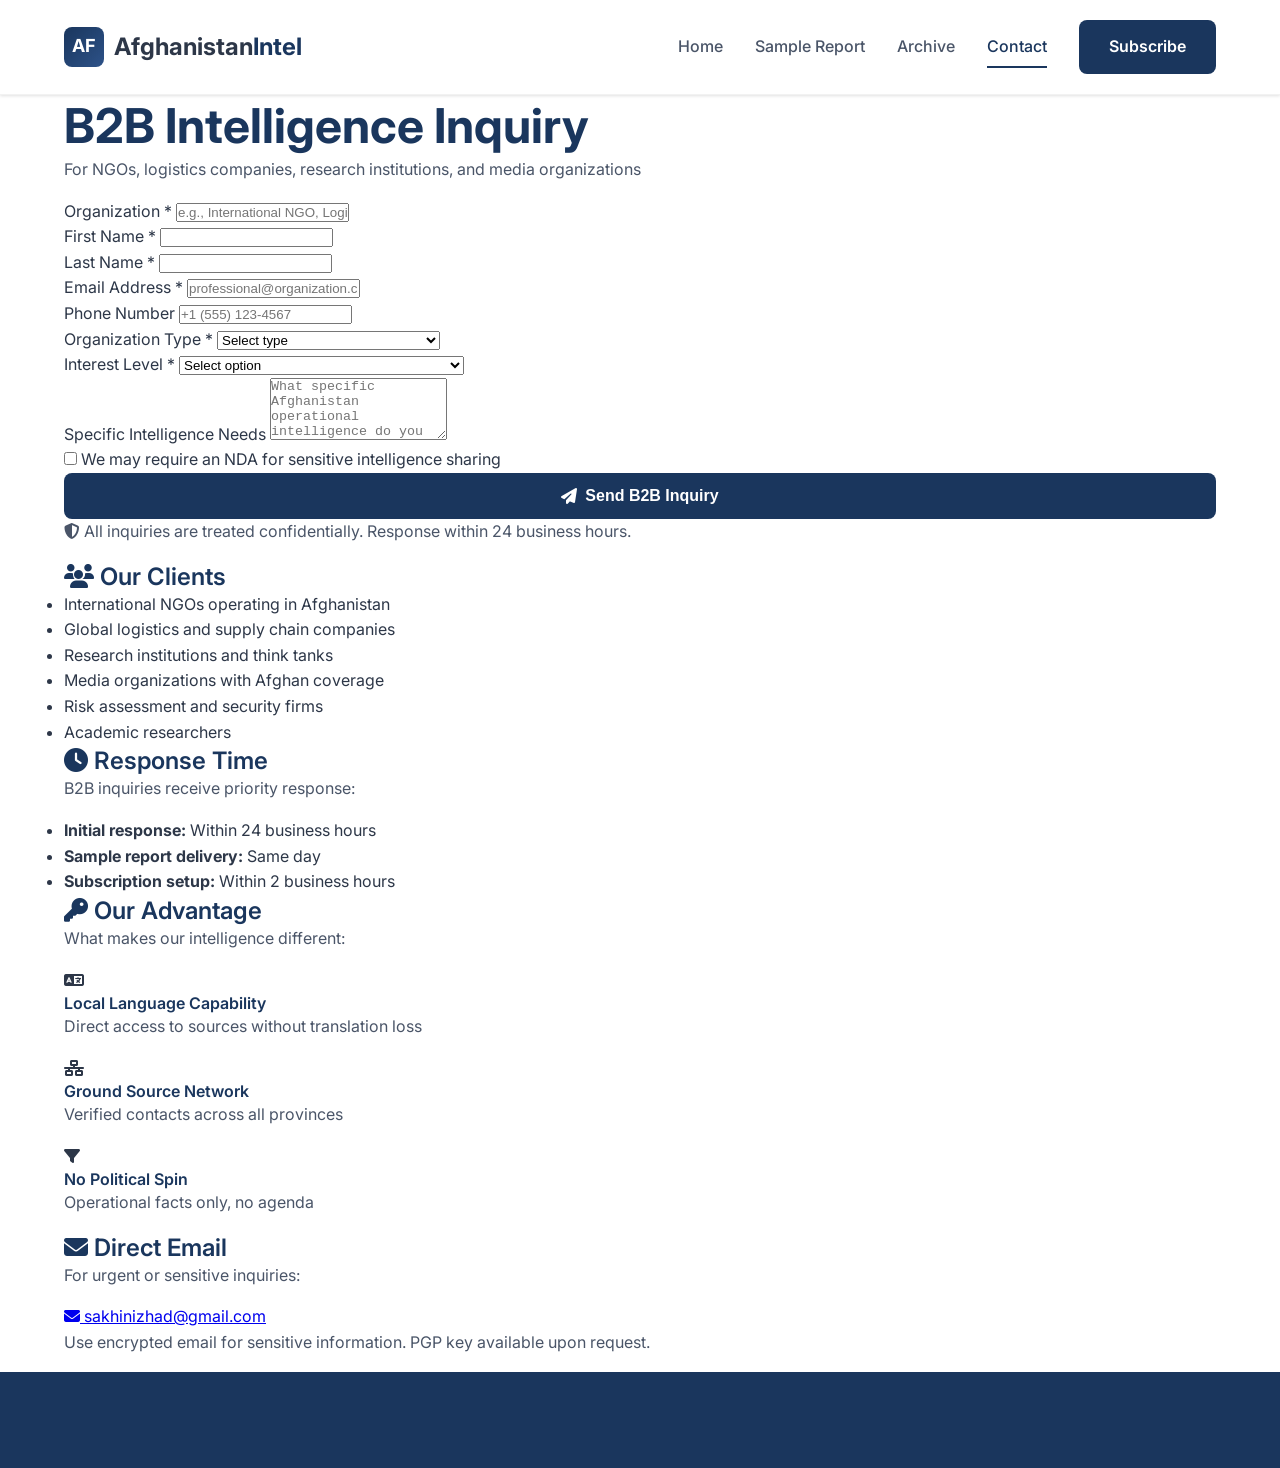
<file: contact.html>
<!DOCTYPE html>
<html lang="en">
<head>
    <meta charset="UTF-8">
    <meta name="viewport" content="width=device-width, initial-scale=1.0">
    <meta name="description" content="Contact Afghanistan Field Intelligence - B2B inquiries for operational intelligence services.">
    <title>Contact Us | Afghanistan Field Intelligence</title>
    <link rel="stylesheet" href="css/style.css">
    <link rel="stylesheet" href="https://cdnjs.cloudflare.com/ajax/libs/font-awesome/6.4.0/css/all.min.css">
    <link href="https://fonts.googleapis.com/css2?family=Inter:wght@300;400;500;600;700&family=Source+Serif+Pro:wght@400;600&display=swap" rel="stylesheet">
</head>
<body>
    <header class="header">
        <div class="container">
            <nav class="navbar">
                <div class="logo">
                    <a href="index.html">
                        <span class="logo-icon">AF</span>
                        <span class="logo-text">Afghanistan<span class="logo-highlight">Intel</span></span>
                    </a>
                </div>
                <div class="nav-menu">
                    <a href="index.html" class="nav-link">Home</a>
                    <a href="sample-report.html" class="nav-link">Sample Report</a>
                    <a href="reports-archive.html" class="nav-link">Archive</a>
                    <a href="contact.html" class="nav-link active">Contact</a>
                    <a href="index.html#subscription" class="btn btn-primary">Subscribe</a>
                </div>
                <button class="mobile-menu-btn">
                    <i class="fas fa-bars"></i>
                </button>
            </nav>
        </div>
    </header>

    <main class="contact-page">
        <div class="container">
            <div class="contact-header">
                <h1>B2B Intelligence Inquiry</h1>
                <p class="subtitle">For NGOs, logistics companies, research institutions, and media organizations</p>
            </div>

            <div class="contact-grid">
                <div class="contact-form-section">
                    <form id="b2bContactForm" class="contact-form">
                        <div class="form-group">
                            <label for="organization">Organization *</label>
                            <input type="text" id="organization" name="organization" required 
                                   placeholder="e.g., International NGO, Logistics Company, University">
                        </div>

                        <div class="form-row">
                            <div class="form-group">
                                <label for="firstName">First Name *</label>
                                <input type="text" id="firstName" name="firstName" required>
                            </div>
                            <div class="form-group">
                                <label for="lastName">Last Name *</label>
                                <input type="text" id="lastName" name="lastName" required>
                            </div>
                        </div>

                        <div class="form-group">
                            <label for="email">Email Address *</label>
                            <input type="email" id="email" name="email" required 
                                   placeholder="professional@organization.com">
                        </div>

                        <div class="form-group">
                            <label for="phone">Phone Number</label>
                            <input type="tel" id="phone" name="phone" 
                                   placeholder="+1 (555) 123-4567">
                        </div>

                        <div class="form-group">
                            <label for="organizationType">Organization Type *</label>
                            <select id="organizationType" name="organizationType" required>
                                <option value="">Select type</option>
                                <option value="ngo">NGO / Humanitarian Organization</option>
                                <option value="logistics">Logistics / Supply Chain</option>
                                <option value="research">Research Institution / University</option>
                                <option value="media">Media / Journalism</option>
                                <option value="risk">Risk Assessment Firm</option>
                                <option value="government">Government Agency</option>
                                <option value="other">Other</option>
                            </select>
                        </div>

                        <div class="form-group">
                            <label for="interestLevel">Interest Level *</label>
                            <select id="interestLevel" name="interestLevel" required>
                                <option value="">Select option</option>
                                <option value="sample">Request sample report only</option>
                                <option value="information">General information</option>
                                <option value="weekly">Interested in Weekly plan ($99/month)</option>
                                <option value="professional">Interested in Professional plan ($199/month)</option>
                                <option value="enterprise">Interested in Enterprise/custom solution</option>
                            </select>
                        </div>

                        <div class="form-group">
                            <label for="message">Specific Intelligence Needs</label>
                            <textarea id="message" name="message" rows="4" 
                                      placeholder="What specific Afghanistan operational intelligence do you need? (e.g., particular regions, types of data, frequency)"></textarea>
                        </div>

                        <div class="form-group checkbox-group">
                            <input type="checkbox" id="nda" name="nda">
                            <label for="nda">We may require an NDA for sensitive intelligence sharing</label>
                        </div>

                        <button type="submit" class="btn btn-primary btn-block">
                            <i class="fas fa-paper-plane"></i> Send B2B Inquiry
                        </button>

                        <p class="form-note">
                            <i class="fas fa-shield-alt"></i>
                            All inquiries are treated confidentially. Response within 24 business hours.
                        </p>
                    </form>
                </div>

                <div class="contact-info-section">
                    <div class="info-card">
                        <h3><i class="fas fa-users"></i> Our Clients</h3>
                        <ul class="client-list">
                            <li>International NGOs operating in Afghanistan</li>
                            <li>Global logistics and supply chain companies</li>
                            <li>Research institutions and think tanks</li>
                            <li>Media organizations with Afghan coverage</li>
                            <li>Risk assessment and security firms</li>
                            <li>Academic researchers</li>
                        </ul>
                    </div>

                    <div class="info-card">
                        <h3><i class="fas fa-clock"></i> Response Time</h3>
                        <p>B2B inquiries receive priority response:</p>
                        <ul>
                            <li><strong>Initial response:</strong> Within 24 business hours</li>
                            <li><strong>Sample report delivery:</strong> Same day</li>
                            <li><strong>Subscription setup:</strong> Within 2 business hours</li>
                        </ul>
                    </div>

                    <div class="info-card">
                        <h3><i class="fas fa-key"></i> Our Advantage</h3>
                        <p>What makes our intelligence different:</p>
                        <div class="advantage-list">
                            <div class="advantage-item">
                                <i class="fas fa-language"></i>
                                <div>
                                    <h4>Local Language Capability</h4>
                                    <p>Direct access to sources without translation loss</p>
                                </div>
                            </div>
                            <div class="advantage-item">
                                <i class="fas fa-network-wired"></i>
                                <div>
                                    <h4>Ground Source Network</h4>
                                    <p>Verified contacts across all provinces</p>
                                </div>
                            </div>
                            <div class="advantage-item">
                                <i class="fas fa-filter"></i>
                                <div>
                                    <h4>No Political Spin</h4>
                                    <p>Operational facts only, no agenda</p>
                                </div>
                            </div>
                        </div>
                    </div>

                    <div class="info-card">
                        <h3><i class="fas fa-envelope"></i> Direct Email</h3>
                        <p>For urgent or sensitive inquiries:</p>
                        <a href="mailto:intel@afghanistanfielddata.com" class="email-link">
                            <i class="fas fa-envelope"></i>
                           sakhinizhad@gmail.com
                        </a>
                        <p class="email-note">
                            Use encrypted email for sensitive information. PGP key available upon request.
                        </p>
                    </div>
                </div>
            </div>
        </div>
    </main>

    <footer class="footer">
        <!-- Same footer as index.html -->
    </footer>

    <script src="js/main.js"></script>
    <script src="js/contact.js"></script>
</body>
</html>
</file>
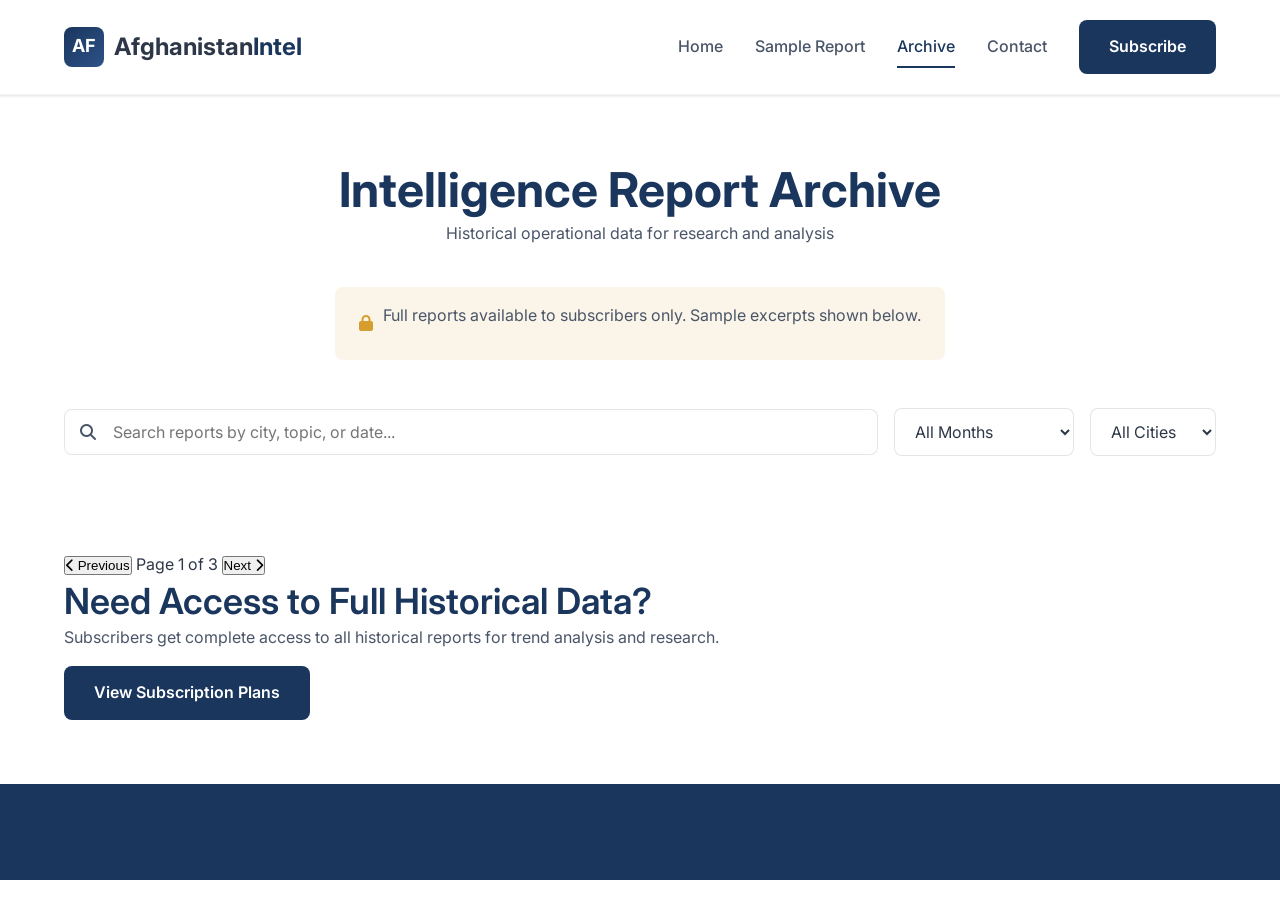
<file: reports-archive.html>
<!DOCTYPE html>
<html lang="en">
<head>
    <meta charset="UTF-8">
    <meta name="viewport" content="width=device-width, initial-scale=1.0">
    <meta name="description" content="Archive of Afghanistan Field Intelligence Reports - Historical operational data and analysis.">
    <title>Report Archive | Afghanistan Field Intelligence</title>
    <link rel="stylesheet" href="css/style.css">
    <link rel="stylesheet" href="https://cdnjs.cloudflare.com/ajax/libs/font-awesome/6.4.0/css/all.min.css">
    <link href="https://fonts.googleapis.com/css2?family=Inter:wght@300;400;500;600;700&family=Source+Serif+Pro:wght@400;600&display=swap" rel="stylesheet">
</head>
<body>
    <header class="header">
        <div class="container">
            <nav class="navbar">
                <div class="logo">
                    <a href="index.html">
                        <span class="logo-icon">AF</span>
                        <span class="logo-text">Afghanistan<span class="logo-highlight">Intel</span></span>
                    </a>
                </div>
                <div class="nav-menu">
                    <a href="index.html" class="nav-link">Home</a>
                    <a href="sample-report.html" class="nav-link">Sample Report</a>
                    <a href="reports-archive.html" class="nav-link active">Archive</a>
                    <a href="contact.html" class="nav-link">Contact</a>
                    <a href="index.html#subscription" class="btn btn-primary">Subscribe</a>
                </div>
                <button class="mobile-menu-btn">
                    <i class="fas fa-bars"></i>
                </button>
            </nav>
        </div>
    </header>

    <main class="archive-page">
        <div class="container">
            <div class="archive-header">
                <h1>Intelligence Report Archive</h1>
                <p class="subtitle">Historical operational data for research and analysis</p>
                <div class="archive-notice">
                    <i class="fas fa-lock"></i>
                    <p>Full reports available to subscribers only. Sample excerpts shown below.</p>
                </div>
            </div>

            <div class="archive-controls">
                <div class="search-box">
                    <i class="fas fa-search"></i>
                    <input type="text" placeholder="Search reports by city, topic, or date..." id="reportSearch">
                </div>
                <div class="filter-options">
                    <select id="monthFilter">
                        <option value="">All Months</option>
                        <option value="2024-10">October 2024</option>
                        <option value="2024-09">September 2024</option>
                        <option value="2024-08">August 2024</option>
                    </select>
                    <select id="cityFilter">
                        <option value="">All Cities</option>
                        <option value="kabul">Kabul</option>
                        <option value="herat">Herat</option>
                        <option value="kandahar">Kandahar</option>
                    </select>
                </div>
            </div>

            <div class="reports-grid" id="reportsContainer">
                <!-- Reports will be loaded dynamically -->
            </div>

            <div class="pagination">
                <button class="pagination-btn disabled">
                    <i class="fas fa-chevron-left"></i> Previous
                </button>
                <span class="page-info">Page 1 of 3</span>
                <button class="pagination-btn">
                    Next <i class="fas fa-chevron-right"></i>
                </button>
            </div>

            <div class="archive-cta">
                <h2>Need Access to Full Historical Data?</h2>
                <p>Subscribers get complete access to all historical reports for trend analysis and research.</p>
                <a href="index.html#subscription" class="btn btn-primary">View Subscription Plans</a>
            </div>
        </div>
    </main>

    <footer class="footer">
        <!-- Same footer as index.html -->
    </footer>

    <script src="js/main.js"></script>
    <script src="js/archive.js"></script>
</body>
</html>
</file>
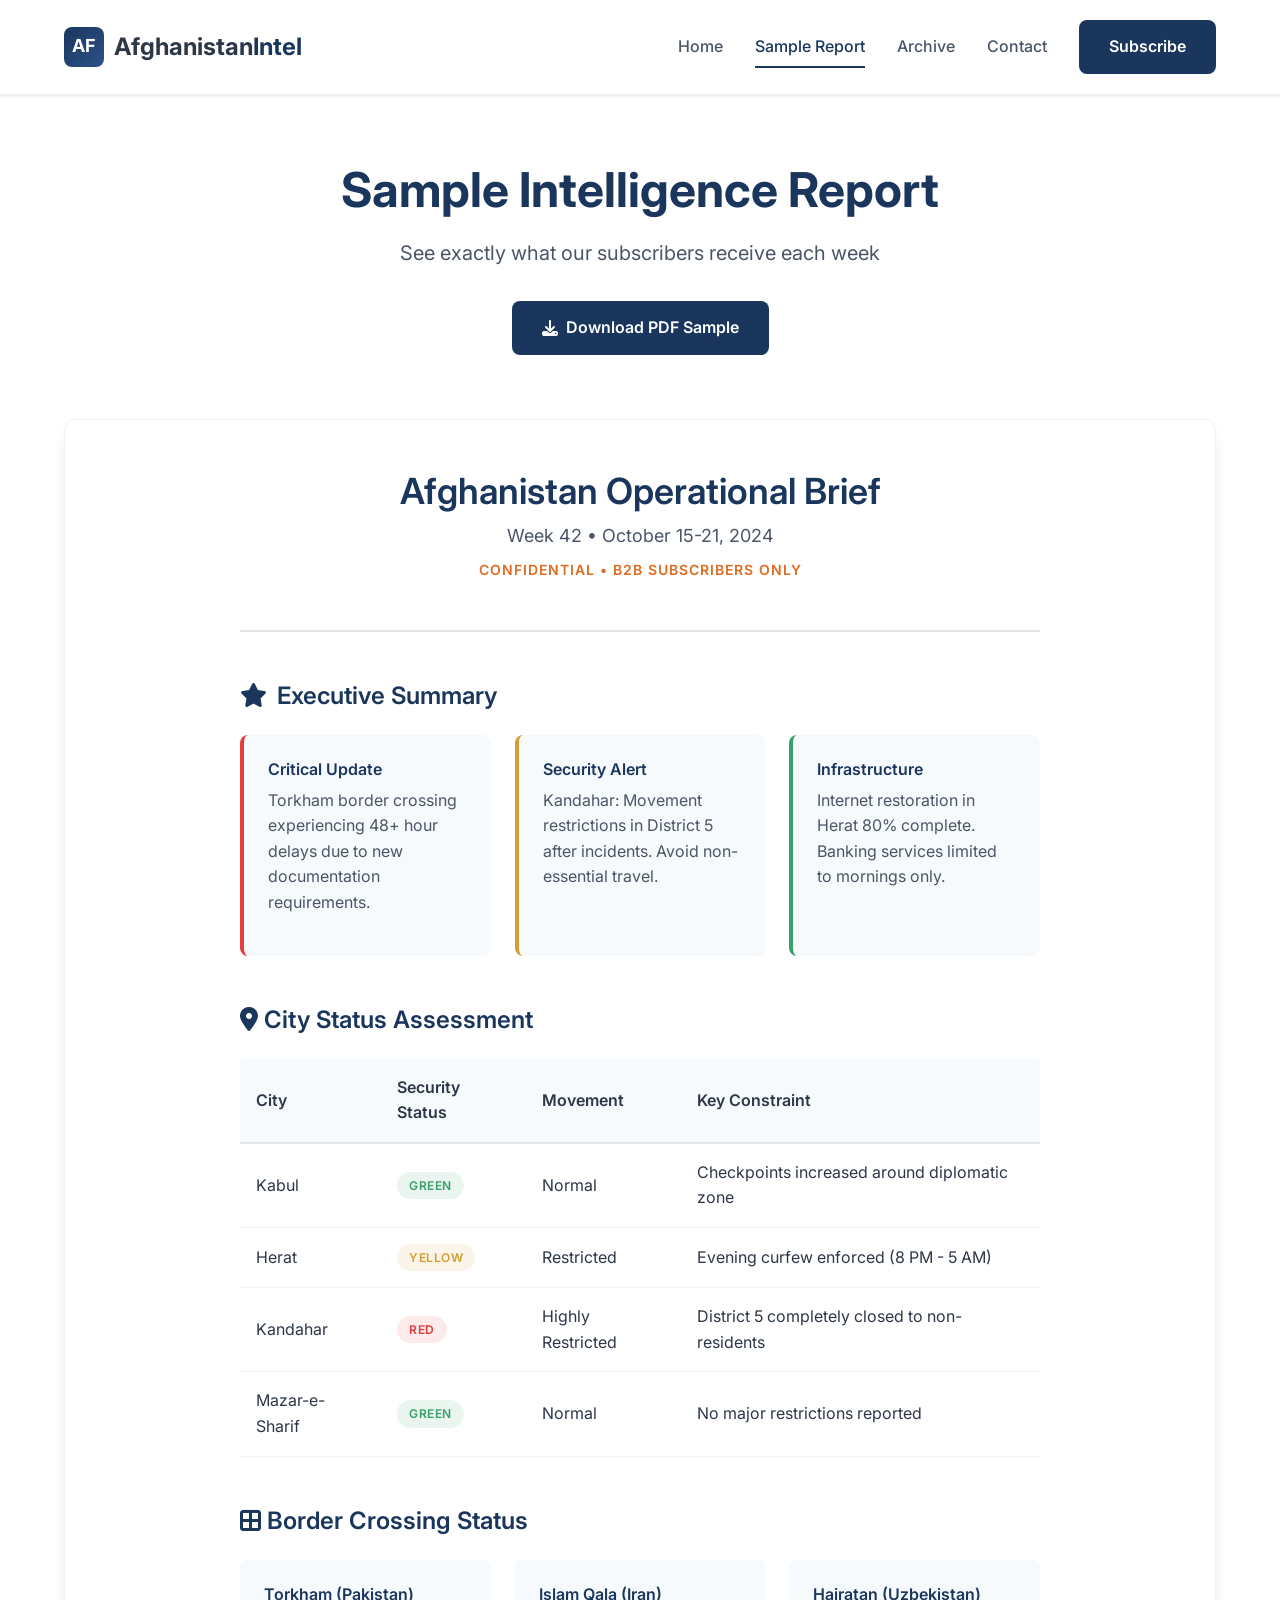
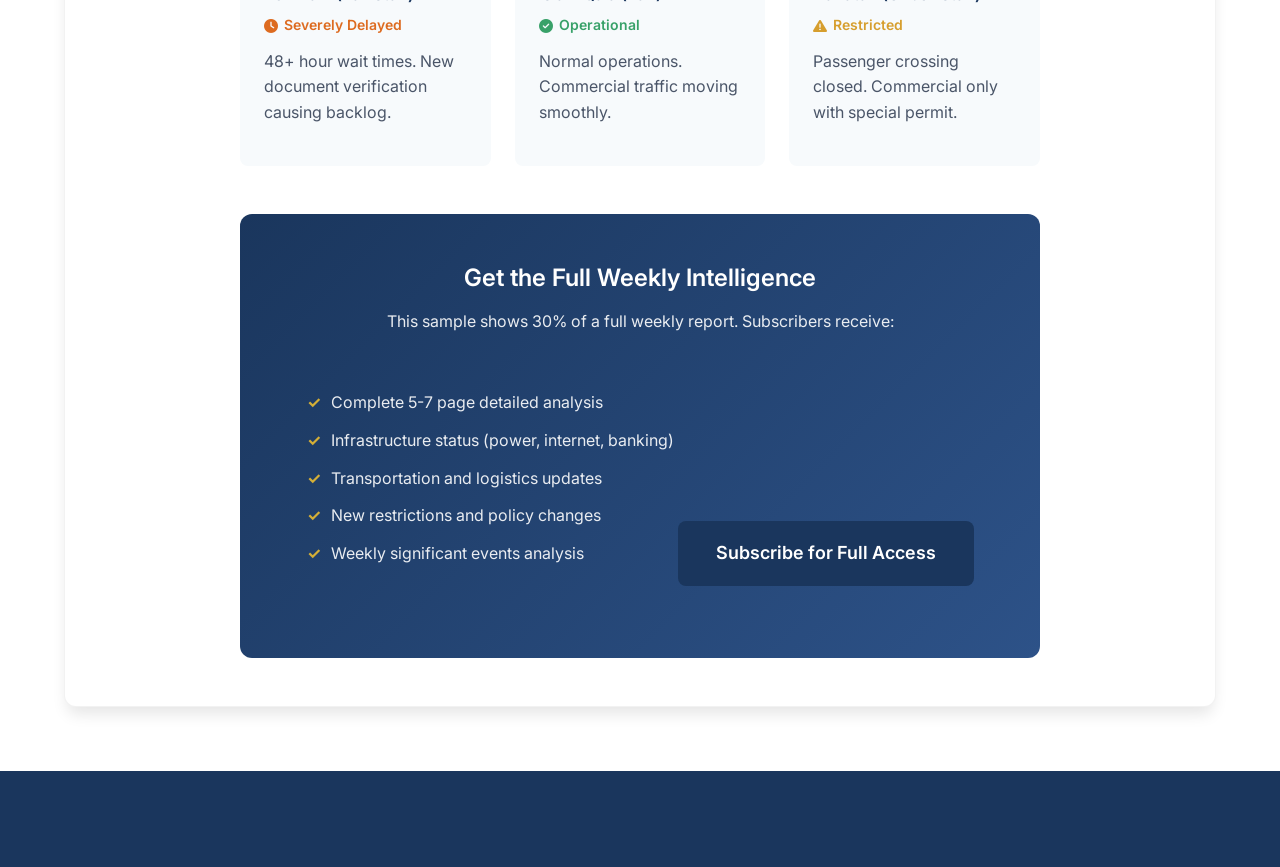
<file: sample-report.html>
<!DOCTYPE html>
<html lang="en">
<head>
    <meta charset="UTF-8">
    <meta name="viewport" content="width=device-width, initial-scale=1.0">
    <meta name="description" content="Sample Afghanistan Field Intelligence Report - See exactly what our subscribers receive weekly.">
    <title>Sample Report | Afghanistan Field Intelligence</title>
    <link rel="stylesheet" href="css/style.css">
    <link rel="stylesheet" href="https://cdnjs.cloudflare.com/ajax/libs/font-awesome/6.4.0/css/all.min.css">
    <link href="https://fonts.googleapis.com/css2?family=Inter:wght@300;400;500;600;700&family=Source+Serif+Pro:wght@400;600&display=swap" rel="stylesheet">
</head>
<body>
    <header class="header">
        <div class="container">
            <nav class="navbar">
                <div class="logo">
                    <a href="index.html">
                        <span class="logo-icon">AF</span>
                        <span class="logo-text">Afghanistan<span class="logo-highlight">Intel</span></span>
                    </a>
                </div>
                <div class="nav-menu">
                    <a href="index.html" class="nav-link">Home</a>
                    <a href="sample-report.html" class="nav-link active">Sample Report</a>
                    <a href="reports-archive.html" class="nav-link">Archive</a>
                    <a href="contact.html" class="nav-link">Contact</a>
                    <a href="index.html#subscription" class="btn btn-primary">Subscribe</a>
                </div>
                <button class="mobile-menu-btn">
                    <i class="fas fa-bars"></i>
                </button>
            </nav>
        </div>
    </header>

    <main class="report-page">
        <div class="container">
            <div class="report-header">
                <h1>Sample Intelligence Report</h1>
                <p class="subtitle">See exactly what our subscribers receive each week</p>
                <a href="pdfs/sample-report.pdf" class="btn btn-primary" download>
                    <i class="fas fa-download"></i> Download PDF Sample
                </a>
            </div>

            <div class="report-preview">
                <div class="report-cover">
                    <div class="cover-header">
                        <h2>Afghanistan Operational Brief</h2>
                        <p class="cover-date">Week 42 • October 15-21, 2024</p>
                        <p class="cover-confidential">CONFIDENTIAL • B2B SUBSCRIBERS ONLY</p>
                    </div>
                    
                    <div class="executive-summary">
                        <h3><i class="fas fa-star"></i> Executive Summary</h3>
                        <div class="summary-grid">
                            <div class="summary-item critical">
                                <h4>Critical Update</h4>
                                <p>Torkham border crossing experiencing 48+ hour delays due to new documentation requirements.</p>
                            </div>
                            <div class="summary-item warning">
                                <h4>Security Alert</h4>
                                <p>Kandahar: Movement restrictions in District 5 after incidents. Avoid non-essential travel.</p>
                            </div>
                            <div class="summary-item normal">
                                <h4>Infrastructure</h4>
                                <p>Internet restoration in Herat 80% complete. Banking services limited to mornings only.</p>
                            </div>
                        </div>
                    </div>

                    <div class="city-status-section">
                        <h3><i class="fas fa-map-marker-alt"></i> City Status Assessment</h3>
                        <table class="status-table">
                            <thead>
                                <tr>
                                    <th>City</th>
                                    <th>Security Status</th>
                                    <th>Movement</th>
                                    <th>Key Constraint</th>
                                </tr>
                            </thead>
                            <tbody>
                                <tr class="status-safe">
                                    <td>Kabul</td>
                                    <td><span class="status-badge safe">Green</span></td>
                                    <td>Normal</td>
                                    <td>Checkpoints increased around diplomatic zone</td>
                                </tr>
                                <tr class="status-warning">
                                    <td>Herat</td>
                                    <td><span class="status-badge warning">Yellow</span></td>
                                    <td>Restricted</td>
                                    <td>Evening curfew enforced (8 PM - 5 AM)</td>
                                </tr>
                                <tr class="status-danger">
                                    <td>Kandahar</td>
                                    <td><span class="status-badge danger">Red</td>
                                    <td>Highly Restricted</td>
                                    <td>District 5 completely closed to non-residents</td>
                                </tr>
                                <tr class="status-safe">
                                    <td>Mazar-e-Sharif</td>
                                    <td><span class="status-badge safe">Green</span></td>
                                    <td>Normal</td>
                                    <td>No major restrictions reported</td>
                                </tr>
                            </tbody>
                        </table>
                    </div>

                    <div class="border-section">
                        <h3><i class="fas fa-border-all"></i> Border Crossing Status</h3>
                        <div class="border-grid">
                            <div class="border-item">
                                <h4>Torkham (Pakistan)</h4>
                                <div class="border-status delayed">
                                    <i class="fas fa-clock"></i> Severely Delayed
                                </div>
                                <p>48+ hour wait times. New document verification causing backlog.</p>
                            </div>
                            <div class="border-item">
                                <h4>Islam Qala (Iran)</h4>
                                <div class="border-status operational">
                                    <i class="fas fa-check-circle"></i> Operational
                                </div>
                                <p>Normal operations. Commercial traffic moving smoothly.</p>
                            </div>
                            <div class="border-item">
                                <h4>Hairatan (Uzbekistan)</h4>
                                <div class="border-status restricted">
                                    <i class="fas fa-exclamation-triangle"></i> Restricted
                                </div>
                                <p>Passenger crossing closed. Commercial only with special permit.</p>
                            </div>
                        </div>
                    </div>

                    <div class="subscription-cta">
                        <h3>Get the Full Weekly Intelligence</h3>
                        <p>This sample shows 30% of a full weekly report. Subscribers receive:</p>
                        <ul>
                            <li>Complete 5-7 page detailed analysis</li>
                            <li>Infrastructure status (power, internet, banking)</li>
                            <li>Transportation and logistics updates</li>
                            <li>New restrictions and policy changes</li>
                            <li>Weekly significant events analysis</li>
                        </ul>
                        <a href="index.html#subscription" class="btn btn-primary btn-large">
                            Subscribe for Full Access
                        </a>
                    </div>
                </div>
            </div>
        </div>
    </main>

    <footer class="footer">
        <!-- Same footer as index.html -->
    </footer>

    <script src="js/main.js"></script>
</body>
</html>
</file>
<file: css/style.css>
/* ===== CSS RESET & BASE ===== */
* {
    margin: 0;
    padding: 0;
    box-sizing: border-box;
}

:root {
    /* Trustworthy Color Palette */
    --primary-blue: #1a365d;      /* Deep navy - trust, stability */
    --secondary-blue: #2d5288;    /* Medium blue - professionalism */
    --accent-gold: #d4af37;       /* Gold - value, premium */
    --accent-orange: #dd6b20;     /* Orange - urgency, attention */
    --neutral-dark: #2d3748;      /* Dark gray - sophistication */
    --neutral-medium: #4a5568;    /* Medium gray */
    --neutral-light: #f7fafc;     /* Light gray background */
    --white: #ffffff;
    
    /* Status Colors */
    --status-safe: #38a169;       /* Green */
    --status-warning: #d69e2e;    /* Yellow */
    --status-danger: #e53e3e;     /* Red */
    --status-delayed: #dd6b20;    /* Orange */
    
    /* Typography */
    --font-primary: 'Inter', -apple-system, BlinkMacSystemFont, 'Segoe UI', sans-serif;
    --font-secondary: 'Source Serif Pro', Georgia, serif;
    
    /* Shadows */
    --shadow-sm: 0 1px 3px rgba(0, 0, 0, 0.12);
    --shadow-md: 0 4px 6px -1px rgba(0, 0, 0, 0.1);
    --shadow-lg: 0 10px 15px -3px rgba(0, 0, 0, 0.1);
    
    /* Border Radius */
    --radius-sm: 4px;
    --radius-md: 8px;
    --radius-lg: 12px;
}

body {
    font-family: var(--font-primary);
    line-height: 1.6;
    color: var(--neutral-dark);
    background-color: var(--white);
    overflow-x: hidden;
}

.container {
    max-width: 1200px;
    margin: 0 auto;
    padding: 0 24px;
}

/* ===== TYPOGRAPHY ===== */
h1, h2, h3, h4 {
    font-weight: 600;
    line-height: 1.3;
    color: var(--primary-blue);
}

h1 {
    font-size: 3rem;
    font-weight: 700;
}

h2 {
    font-size: 2.25rem;
}

h3 {
    font-size: 1.5rem;
}

p {
    margin-bottom: 1rem;
    color: var(--neutral-medium);
}

.section-title {
    text-align: center;
    margin-bottom: 1rem;
}

.section-subtitle {
    text-align: center;
    max-width: 700px;
    margin: 0 auto 3rem;
    font-size: 1.125rem;
    color: var(--neutral-medium);
}

/* ===== BUTTONS ===== */
.btn {
    display: inline-flex;
    align-items: center;
    justify-content: center;
    padding: 12px 28px;
    border-radius: var(--radius-md);
    font-weight: 600;
    font-size: 1rem;
    text-decoration: none;
    cursor: pointer;
    border: 2px solid transparent;
    transition: all 0.3s ease;
    gap: 8px;
}

.btn-primary {
    background-color: var(--primary-blue);
    color: var(--white);
}

.btn-primary:hover {
    background-color: var(--secondary-blue);
    transform: translateY(-2px);
    box-shadow: var(--shadow-md);
}

.btn-secondary {
    background-color: transparent;
    color: var(--primary-blue);
    border-color: var(--primary-blue);
}

.btn-secondary:hover {
    background-color: rgba(26, 54, 93, 0.05);
}

.btn-large {
    padding: 16px 36px;
    font-size: 1.125rem;
}

.btn-block {
    width: 100%;
}

/* ===== HEADER & NAVIGATION ===== */
.header {
    background-color: var(--white);
    box-shadow: var(--shadow-sm);
    position: sticky;
    top: 0;
    z-index: 1000;
    border-bottom: 1px solid rgba(0, 0, 0, 0.05);
}

.navbar {
    display: flex;
    justify-content: space-between;
    align-items: center;
    padding: 1.25rem 0;
}

.logo a {
    display: flex;
    align-items: center;
    text-decoration: none;
    gap: 10px;
}

.logo-icon {
    display: flex;
    align-items: center;
    justify-content: center;
    width: 40px;
    height: 40px;
    background: linear-gradient(135deg, var(--primary-blue), var(--secondary-blue));
    color: var(--white);
    font-weight: 700;
    border-radius: var(--radius-md);
    font-size: 1.125rem;
}

.logo-text {
    font-size: 1.5rem;
    font-weight: 700;
    color: var(--neutral-dark);
}

.logo-highlight {
    color: var(--primary-blue);
}

.nav-menu {
    display: flex;
    align-items: center;
    gap: 2rem;
}

.nav-link {
    text-decoration: none;
    color: var(--neutral-medium);
    font-weight: 500;
    padding: 8px 0;
    position: relative;
    transition: color 0.3s ease;
}

.nav-link:hover,
.nav-link.active {
    color: var(--primary-blue);
}

.nav-link.active::after {
    content: '';
    position: absolute;
    bottom: 0;
    left: 0;
    width: 100%;
    height: 2px;
    background-color: var(--primary-blue);
}

.mobile-menu-btn {
    display: none;
    background: none;
    border: none;
    font-size: 1.5rem;
    color: var(--neutral-dark);
    cursor: pointer;
    padding: 8px;
}

/* ===== HERO SECTION ===== */
.hero {
    padding: 5rem 0;
    background: linear-gradient(135deg, var(--neutral-light) 0%, #edf2f7 100%);
    position: relative;
    overflow: hidden;
}

.hero::before {
    content: '';
    position: absolute;
    top: 0;
    right: 0;
    width: 50%;
    height: 100%;
    background: linear-gradient(135deg, rgba(26, 54, 93, 0.03) 0%, rgba(45, 82, 136, 0.03) 100%);
    z-index: 0;
}

.hero-grid {
    display: grid;
    grid-template-columns: 1fr 1fr;
    gap: 4rem;
    align-items: center;
    position: relative;
    z-index: 1;
}

.hero-title {
    font-size: 3.5rem;
    margin-bottom: 1.5rem;
    color: var(--primary-blue);
}

.hero-subtitle {
    font-size: 1.25rem;
    color: var(--neutral-medium);
    margin-bottom: 2.5rem;
    max-width: 90%;
}

.hero-cta {
    display: flex;
    gap: 1rem;
    margin-bottom: 2rem;
}

.trust-badges {
    display: flex;
    gap: 1.5rem;
    flex-wrap: wrap;
}

.badge {
    display: flex;
    align-items: center;
    gap: 8px;
    font-size: 0.875rem;
    color: var(--neutral-medium);
    font-weight: 500;
}

.badge i {
    color: var(--status-safe);
}

.dashboard-preview {
    background: var(--white);
    border-radius: var(--radius-lg);
    padding: 2rem;
    box-shadow: var(--shadow-lg);
    border: 1px solid rgba(0, 0, 0, 0.05);
}

.dashboard-header {
    display: flex;
    justify-content: space-between;
    align-items: center;
    margin-bottom: 2rem;
    padding-bottom: 1rem;
    border-bottom: 1px solid rgba(0, 0, 0, 0.1);
}

.dashboard-header h3 {
    margin: 0;
}

.update-time {
    font-size: 0.875rem;
    color: var(--neutral-medium);
}

.status-grid {
    display: grid;
    grid-template-columns: repeat(2, 1fr);
    gap: 1.5rem;
}

.status-item {
    background: var(--neutral-light);
    padding: 1.5rem;
    border-radius: var(--radius-md);
    border-left: 4px solid;
}

.status-item.status-safe {
    border-left-color: var(--status-safe);
}

.status-item.status-warning {
    border-left-color: var(--status-warning);
}

.status-item.status-danger {
    border-left-color: var(--status-danger);
}

.status-indicator {
    width: 12px;
    height: 12px;
    border-radius: 50%;
    display: inline-block;
    margin-right: 8px;
}

.status-item.status-safe .status-indicator {
    background-color: var(--status-safe);
}

.status-item.status-warning .status-indicator {
    background-color: var(--status-warning);
}

.status-item.status-danger .status-indicator {
    background-color: var(--status-danger);
}

.status-text {
    font-size: 0.875rem;
    font-weight: 600;
    text-transform: uppercase;
    letter-spacing: 0.5px;
}

/* ===== VALUE PROPOSITION ===== */
.value-section {
    padding: 5rem 0;
    background-color: var(--white);
}

.value-grid {
    display: grid;
    grid-template-columns: repeat(auto-fit, minmax(280px, 1fr));
    gap: 2rem;
    margin-top: 3rem;
}

.value-card {
    background: var(--white);
    padding: 2rem;
    border-radius: var(--radius-md);
    box-shadow: var(--shadow-md);
    transition: all 0.3s ease;
    border: 1px solid rgba(0, 0, 0, 0.05);
}

.value-card:hover {
    transform: translateY(-5px);
    box-shadow: var(--shadow-lg);
}

.value-icon {
    width: 60px;
    height: 60px;
    background: linear-gradient(135deg, var(--primary-blue), var(--secondary-blue));
    border-radius: var(--radius-md);
    display: flex;
    align-items: center;
    justify-content: center;
    margin-bottom: 1.5rem;
}

.value-icon i {
    font-size: 1.5rem;
    color: var(--white);
}

.value-card h3 {
    margin-bottom: 1rem;
    font-size: 1.25rem;
}

/* ===== PRICING SECTION ===== */
.pricing-section {
    padding: 5rem 0;
    background-color: var(--neutral-light);
}

.pricing-grid {
    display: grid;
    grid-template-columns: repeat(auto-fit, minmax(300px, 1fr));
    gap: 2rem;
    margin-top: 3rem;
}

.pricing-card {
    background: var(--white);
    border-radius: var(--radius-lg);
    padding: 2.5rem;
    box-shadow: var(--shadow-md);
    position: relative;
    transition: all 0.3s ease;
}

.pricing-card:hover {
    transform: translateY(-5px);
    box-shadow: var(--shadow-lg);
}

.pricing-card.featured {
    border: 2px solid var(--primary-blue);
    transform: scale(1.05);
}

.pricing-badge {
    position: absolute;
    top: -12px;
    left: 50%;
    transform: translateX(-50%);
    background: var(--accent-orange);
    color: var(--white);
    padding: 6px 20px;
    border-radius: 20px;
    font-size: 0.875rem;
    font-weight: 600;
}

.pricing-header {
    text-align: center;
    margin-bottom: 2rem;
    padding-bottom: 2rem;
    border-bottom: 1px solid rgba(0, 0, 0, 0.1);
}

.pricing-header h3 {
    margin-bottom: 1rem;
}

.price {
    display: flex;
    align-items: baseline;
    justify-content: center;
    gap: 4px;
}

.currency {
    font-size: 1.5rem;
    color: var(--neutral-medium);
    font-weight: 500;
}

.amount {
    font-size: 3.5rem;
    font-weight: 700;
    color: var(--primary-blue);
}

.period {
    color: var(--neutral-medium);
    font-size: 1rem;
}

.pricing-features {
    list-style: none;
    margin-bottom: 2.5rem;
}

.pricing-features li {
    display: flex;
    align-items: center;
    gap: 12px;
    margin-bottom: 1rem;
    color: var(--neutral-medium);
}

.pricing-features li i {
    color: var(--status-safe);
}

.pricing-features li i.fa-times {
    color: #cbd5e0;
}

/* ===== TESTIMONIALS ===== */
.testimonial-section {
    padding: 5rem 0;
    background-color: var(--white);
}

.testimonial-grid {
    display: grid;
    grid-template-columns: repeat(auto-fit, minmax(300px, 1fr));
    gap: 2rem;
    margin-top: 3rem;
}

.testimonial-card {
    background: var(--neutral-light);
    padding: 2.5rem;
    border-radius: var(--radius-lg);
    position: relative;
}

.testimonial-card::before {
    content: '"';
    position: absolute;
    top: 20px;
    right: 30px;
    font-size: 4rem;
    color: rgba(26, 54, 93, 0.1);
    font-family: var(--font-secondary);
}

.testimonial-content p {
    font-style: italic;
    font-size: 1.125rem;
    margin-bottom: 2rem;
    position: relative;
    z-index: 1;
}

.testimonial-author {
    border-top: 1px solid rgba(0, 0, 0, 0.1);
    padding-top: 1.5rem;
}

.testimonial-author strong {
    display: block;
    color: var(--primary-blue);
    margin-bottom: 4px;
}

.testimonial-author span {
    color: var(--neutral-medium);
    font-size: 0.875rem;
}

/* ===== FOOTER ===== */
.footer {
    background-color: var(--primary-blue);
    color: var(--white);
    padding: 4rem 0 2rem;
}

.footer-grid {
    display: grid;
    grid-template-columns: repeat(auto-fit, minmax(250px, 1fr));
    gap: 3rem;
    margin-bottom: 3rem;
}

.footer-col h4 {
    color: var(--white);
    margin-bottom: 1.5rem;
    font-size: 1.125rem;
}

.footer-description {
    color: rgba(255, 255, 255, 0.8);
    margin-top: 1rem;
    line-height: 1.6;
}

.footer-links {
    list-style: none;
}

.footer-links li {
    margin-bottom: 0.75rem;
}

.footer-links a {
    color: rgba(255, 255, 255, 0.8);
    text-decoration: none;
    transition: color 0.3s ease;
}

.footer-links a:hover {
    color: var(--white);
}

.footer-bottom {
    text-align: center;
    padding-top: 2rem;
    border-top: 1px solid rgba(255, 255, 255, 0.1);
    color: rgba(255, 255, 255, 0.6);
    font-size: 0.875rem;
}

.disclaimer {
    margin-top: 1rem;
    font-size: 0.75rem;
    color: rgba(255, 255, 255, 0.5);
}

/* ===== REPORT PAGE STYLES ===== */
.report-page {
    padding: 4rem 0;
}

.report-header {
    text-align: center;
    margin-bottom: 4rem;
}

.report-header h1 {
    margin-bottom: 1rem;
}

.report-header .subtitle {
    font-size: 1.25rem;
    color: var(--neutral-medium);
    margin-bottom: 2rem;
}

.report-preview {
    background: var(--white);
    border-radius: var(--radius-lg);
    box-shadow: var(--shadow-lg);
    padding: 3rem;
    border: 1px solid rgba(0, 0, 0, 0.05);
}

.report-cover {
    max-width: 800px;
    margin: 0 auto;
}

.cover-header {
    text-align: center;
    margin-bottom: 3rem;
    padding-bottom: 2rem;
    border-bottom: 2px solid rgba(0, 0, 0, 0.1);
}

.cover-header h2 {
    color: var(--primary-blue);
    margin-bottom: 0.5rem;
}

.cover-date {
    color: var(--neutral-medium);
    font-size: 1.125rem;
    margin-bottom: 0.5rem;
}

.cover-confidential {
    color: var(--accent-orange);
    font-weight: 600;
    font-size: 0.875rem;
    text-transform: uppercase;
    letter-spacing: 1px;
}

.executive-summary {
    margin-bottom: 3rem;
}

.executive-summary h3 {
    display: flex;
    align-items: center;
    gap: 10px;
    margin-bottom: 1.5rem;
    color: var(--primary-blue);
}

.summary-grid {
    display: grid;
    grid-template-columns: repeat(auto-fit, minmax(250px, 1fr));
    gap: 1.5rem;
}

.summary-item {
    background: var(--neutral-light);
    padding: 1.5rem;
    border-radius: var(--radius-md);
    border-left: 4px solid;
}

.summary-item.critical {
    border-left-color: var(--status-danger);
}

.summary-item.warning {
    border-left-color: var(--status-warning);
}

.summary-item.normal {
    border-left-color: var(--status-safe);
}

.summary-item h4 {
    font-size: 1rem;
    margin-bottom: 0.5rem;
}

.city-status-section {
    margin-bottom: 3rem;
}

.status-table {
    width: 100%;
    border-collapse: collapse;
    margin-top: 1.5rem;
}

.status-table th {
    background: var(--neutral-light);
    padding: 1rem;
    text-align: left;
    font-weight: 600;
    color: var(--neutral-dark);
    border-bottom: 2px solid rgba(0, 0, 0, 0.1);
}

.status-table td {
    padding: 1rem;
    border-bottom: 1px solid rgba(0, 0, 0, 0.05);
}

.status-badge {
    display: inline-block;
    padding: 4px 12px;
    border-radius: 20px;
    font-size: 0.75rem;
    font-weight: 600;
    text-transform: uppercase;
    letter-spacing: 0.5px;
}

.status-badge.safe {
    background-color: rgba(56, 161, 105, 0.1);
    color: var(--status-safe);
}

.status-badge.warning {
    background-color: rgba(214, 158, 46, 0.1);
    color: var(--status-warning);
}

.status-badge.danger {
    background-color: rgba(229, 62, 62, 0.1);
    color: var(--status-danger);
}

.border-section {
    margin-bottom: 3rem;
}

.border-grid {
    display: grid;
    grid-template-columns: repeat(auto-fit, minmax(250px, 1fr));
    gap: 1.5rem;
    margin-top: 1.5rem;
}

.border-item {
    background: var(--neutral-light);
    padding: 1.5rem;
    border-radius: var(--radius-md);
}

.border-item h4 {
    margin-bottom: 0.5rem;
}

.border-status {
    display: inline-flex;
    align-items: center;
    gap: 6px;
    font-weight: 600;
    margin-bottom: 0.75rem;
    font-size: 0.875rem;
}

.border-status.delayed {
    color: var(--status-delayed);
}

.border-status.operational {
    color: var(--status-safe);
}

.border-status.restricted {
    color: var(--status-warning);
}

.subscription-cta {
    background: linear-gradient(135deg, var(--primary-blue), var(--secondary-blue));
    color: var(--white);
    padding: 3rem;
    border-radius: var(--radius-lg);
    text-align: center;
    margin-top: 3rem;
}

.subscription-cta h3 {
    color: var(--white);
    margin-bottom: 1rem;
}

.subscription-cta p {
    color: rgba(255, 255, 255, 0.9);
    margin-bottom: 1.5rem;
}

.subscription-cta ul {
    list-style: none;
    margin: 2rem 0;
    text-align: left;
    display: inline-block;
}

.subscription-cta li {
    margin-bottom: 0.75rem;
    color: rgba(255, 255, 255, 0.9);
    display: flex;
    align-items: center;
    gap: 10px;
}

.subscription-cta li::before {
    content: '✓';
    color: var(--accent-gold);
    font-weight: bold;
}

/* ===== ARCHIVE PAGE STYLES ===== */
.archive-page {
    padding: 4rem 0;
}

.archive-header {
    text-align: center;
    margin-bottom: 3rem;
}

.archive-notice {
    display: inline-flex;
    align-items: center;
    gap: 10px;
    background: rgba(214, 158, 46, 0.1);
    padding: 1rem 1.5rem;
    border-radius: var(--radius-md);
    margin-top: 1.5rem;
}

.archive-notice i {
    color: var(--status-warning);
}

.archive-controls {
    display: flex;
    justify-content: space-between;
    align-items: center;
    margin-bottom: 3rem;
    flex-wrap: wrap;
    gap: 1rem;
}

.search-box {
    flex: 1;
    min-width: 300px;
    position: relative;
}

.search-box i {
    position: absolute;
    left: 16px;
    top: 50%;
    transform: translateY(-50%);
    color: var(--neutral-medium);
}

.search-box input {
    width: 100%;
    padding: 12px 16px 12px 48px;
    border: 1px solid rgba(0, 0, 0, 0.1);
    border-radius: var(--radius-md);
    font-family: var(--font-primary);
    font-size: 1rem;
}

.filter-options {
    display: flex;
    gap: 1rem;
}

.filter-options select {
    padding: 12px 16px;
    border: 1px solid rgba(0, 0, 0, 0.1);
    border-radius: var(--radius-md);
    font-family: var(--font-primary);
    font-size: 1rem;
    background: var(--white);
    color: var(--neutral-dark);
}

.reports-grid {
    display: grid;
    grid-template-columns: repeat(auto-fill, minmax(350px, 1fr));
    gap: 2rem;
    margin-bottom: 3rem;
}

.report-card {
    background: var(--white);
    border-radius: var(--radius-md);
    overflow: hidden;
    box-shadow: var(--shadow-md);
    transition: all 0.3s ease;
    border: 1px solid rgba(0, 0, 0, 0.05);
}

.report-card:hover {
    transform: translateY(-5px);
    box-shadow: var(--shadow-lg);
}

.report-card-header {
    background: linear-gradient(135deg, var(--primary-blue), var(--secondary-blue));
    color: var(--white);
    padding: 1.5rem;
}

.report-card-header h3 {
    color: var(--white);
    margin-bottom: 0.5rem;
}

.report-date {
    font-size: 0.875rem;
    opacity: 0.9;
}

.report-card-body {
    padding: 1.5rem;
}

.report-excerpt {
    color: var(--neutral-medium);
    margin-bottom: 1.5rem;
    line-height: 1.6;
}

.report-highlights {
    margin-bottom: 1.5rem;
}

.report-highlights h4 {
    font-size: 0.875rem;
    text-transform: uppercase;
    letter-spacing: 0.5px;
    color: var(--neutral-medium);
    margin-bottom: 0.5rem;
}

.highlight-tags {
    display: flex;
    flex-wrap: wrap;
    gap: 0.5rem;
}

.tag {
    background: var(--neutral-light);
    color: var(--neutral-medium);
</file>
